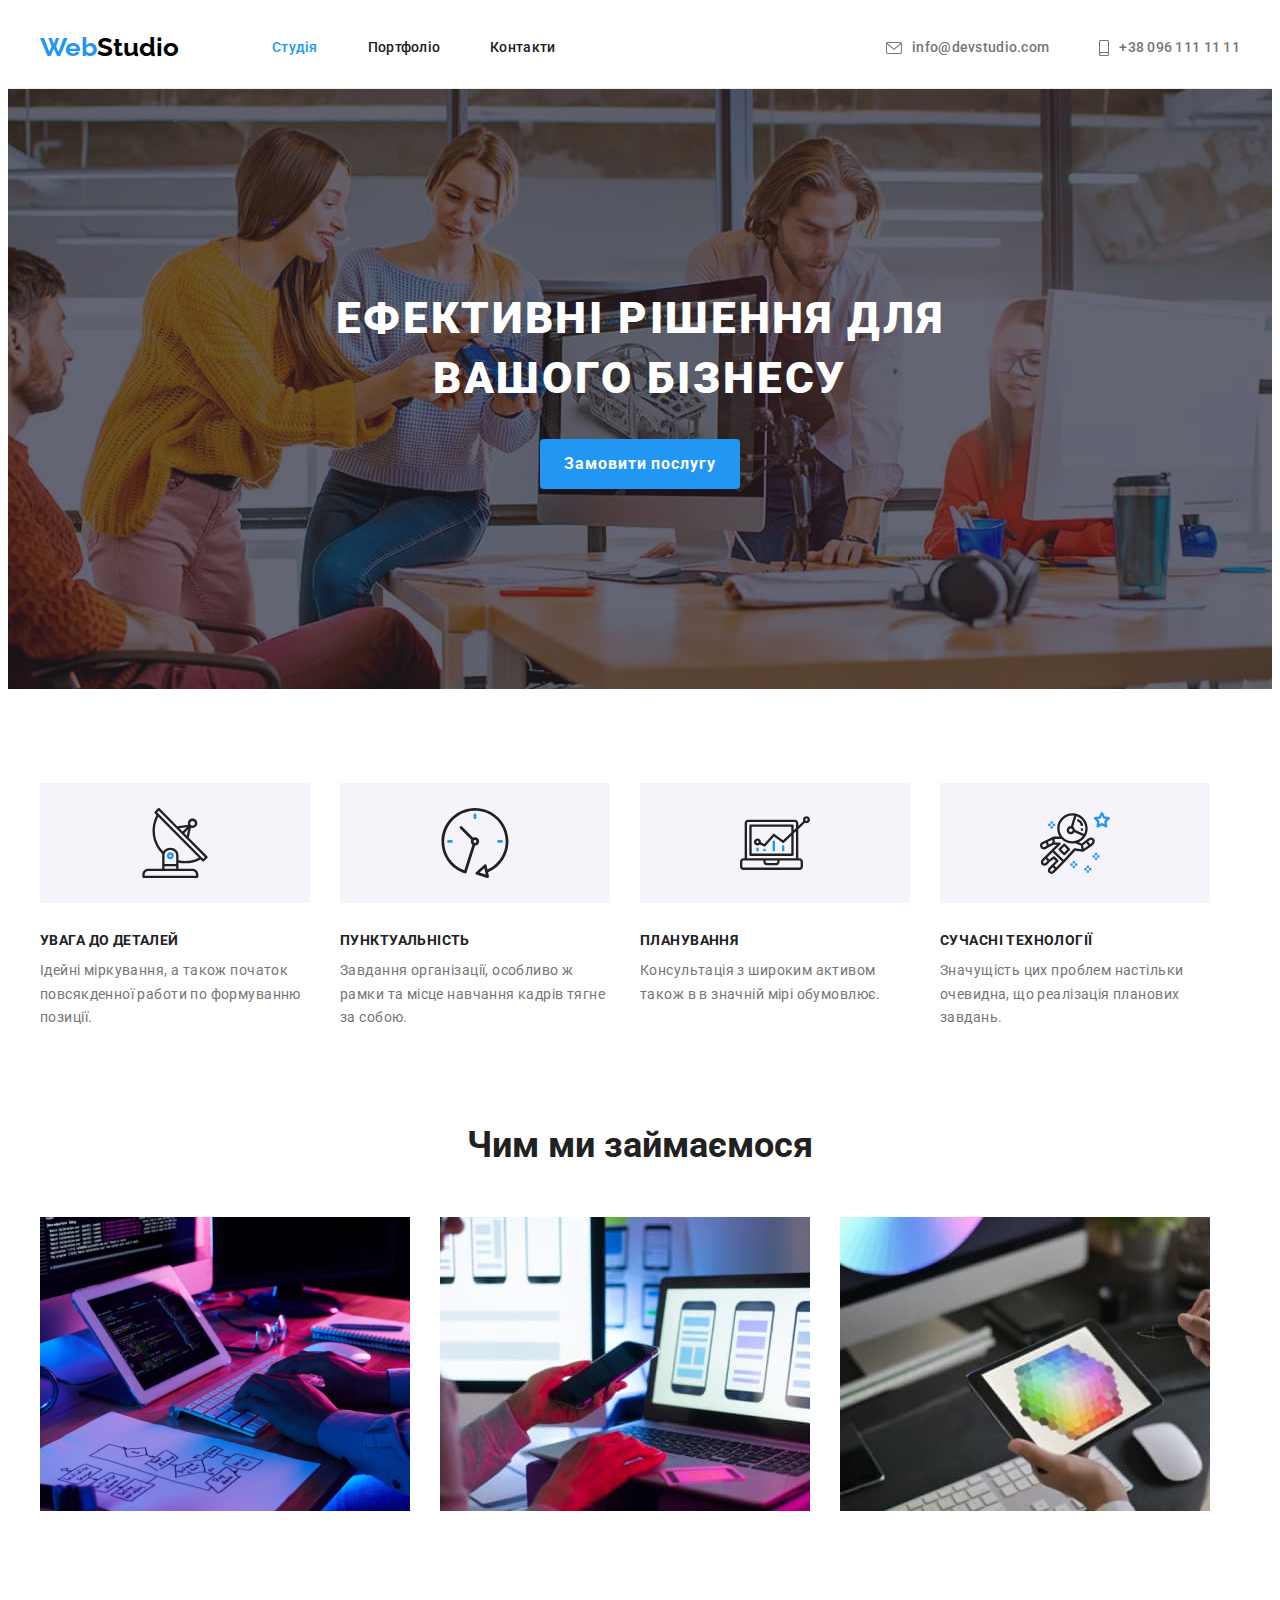
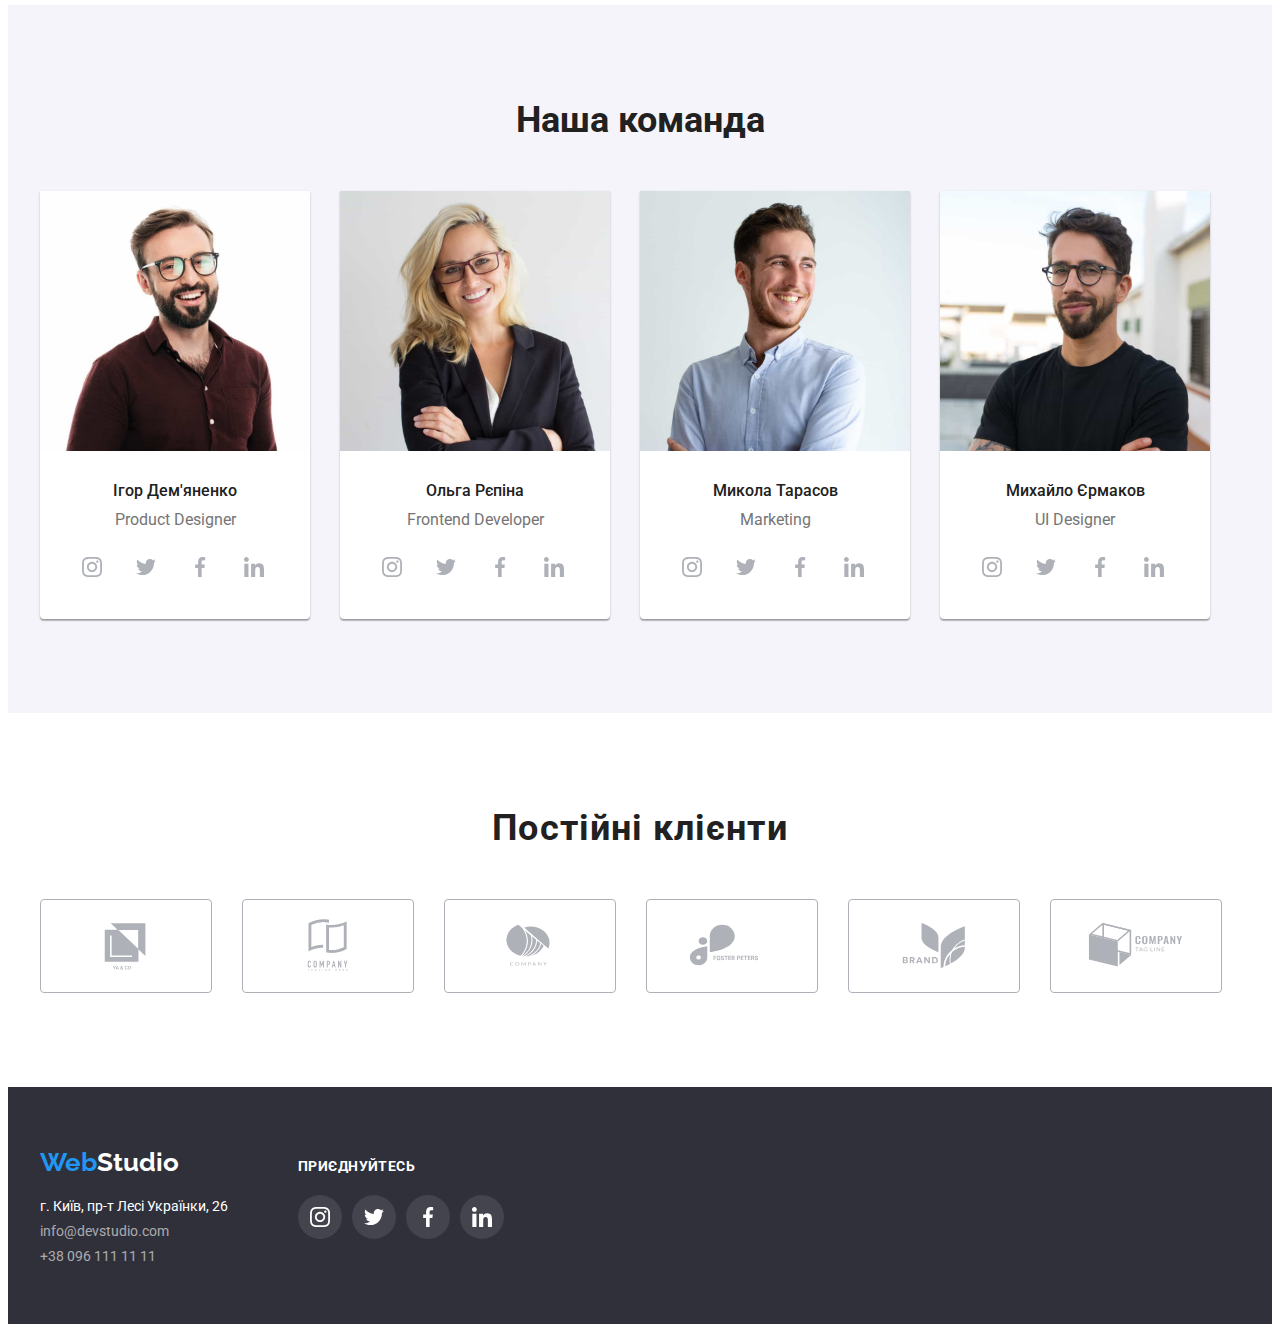
<file: index.html>
<!DOCTYPE html>
<html lang="ru">
  <head>
    <meta charset="UTF-8" />
    <meta http-equiv="X-UA-Compatible" content="IE=edge" />
    <meta name="viewport" content="width=device-width, initial-scale=1.0" />
    <title>WebStudio</title>
    <link rel="preconnect" href="https://fonts.googleapis.com" />
    <link rel="preconnect" href="https://fonts.gstatic.com" crossorigin />
    <link
      href="https://fonts.googleapis.com/css2?family=Raleway:wght@700&family=Roboto:wght@400;500;700;900&display=swap"
      rel="stylesheet"
    />
    <link
      rel="stylesheet"
      href="https://cdnjs.cloudflare.com/ajax/libs/modern-normalize/1.1.0/modern-normalize.min.css"
      integrity="sha512-wpPYUAdjBVSE4KJnH1VR1HeZfpl1ub8YT/NKx4PuQ5NmX2tKuGu6U/JRp5y+Y8XG2tV+wKQpNHVUX03MfMFn9Q=="
      crossorigin="anonymous"
      referrerpolicy="no-referrer"
    />
    <link rel="stylesheet" href="./css/styles.css" />
  </head>
  <body>
    <!-- Page header -->
    <header class="header">
      <div class="header-container">
        <a class="header_logo link logo" href="./index.html" lang="en">Web<span class="header-logo-text">Studio</span></a>
        <!-- Main navigation -->
        <nav> <!-- нав-панель -->
          <ul class="nostyle header-nav-list">
            <li class="header-nav-item"><a class="link header-contact-item-text accent" href="./index.html">Студія</a></li>
            <li class="header-nav-item"><a class="link header-contact-item-text" href="./portfolio.html">Портфоліо</a></li>
            <li class="header-nav-item"><a class="link header-contact-item-text" href="">Контакти</a></li>
          </ul>
        </nav>
        <ul class="header-contacts nostyle"> <!-- Посилання на контакти -->
          <li class="header-contact-item">
            <a class="link header-contact-item-text" href="mailto:info@devstudio.com" lang="en">
              <svg class="header-contacts-icon" width="16" height="12">
                <use href="./images/icons/header-icons-sprite.svg#icon-envelope"></use>
              </svg>
              info@devstudio.com
            </a>
          </li>
          <li class="header-contact-item">
            <a class="link header-contact-item-text" href="tel:+380961111111">
              <svg class="header-contacts-icon" width="10" height="16">
                <use href="./images/icons/header-icons-sprite.svg#icon-smartphone"></use>
              </svg>
              +38 096 111 11 11</a>
          </li>
        </ul>
      </div>
    </header>
    <main>
      <section class="hero">
        <div class="container">
          <h1 class="hero__main-text">Ефективні рішення для вашого бізнесу</h1>
          <button type="button" class="button hero-button">Замовити послугу</button>
        </div>
      </section>
      <section class="features section">
        <div class="container">
          <h2 class="visually-hidden">Чому ми?</h2>
          <ul class="nostyle features-list flex-box">
            <li class="features-list-item">
              <h3 class="features-list-item-header">Увага до деталей</h3>
              <p class="features-list-item-description">Ідейні міркування, а також початок повсякденної работи по формуванню позиції.</p>
            </li>
            <li class="features-list-item">
              <h3 class="features-list-item-header">Пунктуальність</h3>
              <p class="features-list-item-description">Завдання організації, особливо ж рамки та місце навчання кадрів тягне за собою.</p>
            </li>
            <li class="features-list-item">
              <h3 class="features-list-item-header">Планування</h3>
              <p class="features-list-item-description">Консультація з широким активом також в в значній мірі обумовлює.</p>
            </li>
            <li class="features-list-item">
              <h3 class="features-list-item-header">Сучасні технології</h3>
              <p class="features-list-item-description">Значущість цих проблем настільки очевидна, що реалізація планових завдань.</p>
            </li>
          </ul>
        </div>
      </section>
      <section class="about section"> <!-- done -->
        <div class="container">
          <h2 class="about-header">Чим ми займаємося</h2>
          <ul class="nostyle about-list flex-box">
            <li class="about-item"><img class="pict" src="./images/box1.jpg" alt="планшет з бездротовою клавіатурою" width="370" height="294"></li>
            <li class="about-item"><img class="pict" src="./images/box2.jpg" alt="Ноутбук та смартфон" width="370" height="294"></li>
            <li class="about-item"><img class="pict" src="./images/box3.jpg" alt="Процес вибору кольору" width="370" height="294"></li>
          </ul>
        </div>
      </section>
      <section class="team section">
        <div class="container">
          <h2 class="team-header">Наша команда</h2>
          <ul class="nostyle team-list"> <!-- Картки співробітників -->
            <li class="team-list-item">
              <img class="pict" src="./images/team/img1.jpg" alt="Product Designer" width="270" height="260">
              <div class="team-list-item-text">
                <h3 class="team-list-item-header">Ігор Дем'яненко</h3>
                <p class="team-list-item-descriptor" lang="en">Product Designer</p>
                <ul class="nostyle team-list-item-iconlist">
                  <li class="team-list-item-iconlist-item">
                    <a class="link social-link" href="">
                      <svg class="icons">
                        <use href="./images/icons/team-icons-sprite.svg#icon-insta"></use>
                      </svg>
                    </a>
                  </li>
                  <li class="team-list-item-iconlist-item">
                    <a class="link social-link" href="">
                      <svg class="icons">
                        <use href="./images/icons/team-icons-sprite.svg#icon-twit"></use>
                      </svg>
                    </a>
                  </li>
                  <li class="team-list-item-iconlist-item">
                    <a class="link social-link" href="">
                      <svg class="icons">
                        <use href="./images/icons/team-icons-sprite.svg#icon-fb"></use>
                      </svg>
                    </a>
                  </li>
                  <li class="team-list-item-iconlist-item">
                    <a class="link social-link" href="">
                      <svg class="icons">
                        <use href="./images/icons/team-icons-sprite.svg#icon-linkedin"></use>
                      </svg>
                    </a>
                  </li>
                </ul>
              </div>
            </li>
            <li class="team-list-item">
              <img class="pict" src="./images/team/img2.jpg" alt="Frontend Developer" width="270" height="260">
              <div class="team-list-item-text">
                <h3 class="team-list-item-header">Ольга Рєпіна</h3>
                <p class="team-list-item-descriptor" lang="en">Frontend Developer</p>
                <ul class="nostyle team-list-item-iconlist">
                  <li class="team-list-item-iconlist-item">
                    <a class="link social-link" href="">
                      <svg class="icons">
                        <use href="./images/icons/team-icons-sprite.svg#icon-insta"></use>
                      </svg>
                    </a>
                  </li>
                  <li class="team-list-item-iconlist-item">
                    <a class="link social-link" href="">
                      <svg class="icons">
                        <use href="./images/icons/team-icons-sprite.svg#icon-twit"></use>
                      </svg>
                    </a>
                  </li>
                  <li class="team-list-item-iconlist-item">
                    <a class="link social-link" href="">
                      <svg class="icons">
                        <use href="./images/icons/team-icons-sprite.svg#icon-fb"></use>
                      </svg>
                    </a>
                  </li>
                  <li class="team-list-item-iconlist-item">
                    <a class="link social-link" href="">
                      <svg class="icons">
                        <use href="./images/icons/team-icons-sprite.svg#icon-linkedin"></use>
                      </svg>
                    </a>
                  </li>
                </ul>
              </div>
            </li>
            <li class="team-list-item">
              <img class="pict" src="./images/team/img3.jpg" alt="Marketing" width="270" height="260">
              <div class="team-list-item-text">
                <h3 class="team-list-item-header">Микола Тарасов</h3>
                <p class="team-list-item-descriptor" lang="en">Marketing</p>
                <ul class="nostyle team-list-item-iconlist">
                  <li class="team-list-item-iconlist-item">
                    <a class="link social-link" href="">
                      <svg class="icons">
                        <use href="./images/icons/team-icons-sprite.svg#icon-insta"></use>
                      </svg>
                    </a>
                  </li>
                  <li class="team-list-item-iconlist-item">
                    <a class="link social-link" href="">
                      <svg class="icons">
                        <use href="./images/icons/team-icons-sprite.svg#icon-twit"></use>
                      </svg>
                    </a>
                  </li>
                  <li class="team-list-item-iconlist-item">
                    <a class="link social-link" href="">
                      <svg class="icons">
                        <use href="./images/icons/team-icons-sprite.svg#icon-fb"></use>
                      </svg>
                    </a>
                  </li>
                  <li class="team-list-item-iconlist-item">
                    <a class="link social-link" href="">
                      <svg class="icons">
                        <use href="./images/icons/team-icons-sprite.svg#icon-linkedin"></use>
                      </svg>
                    </a>
                  </li>
                </ul>
              </div>
            </li>
            <li class="team-list-item">
              <img class="pict" src="./images/team/img4.jpg" alt="UI Designer" width="270" height="260">
              <div class="team-list-item-text">
                <h3 class="team-list-item-header">Михайло Єрмаков</h3>
                <p class="team-list-item-descriptor" lang="en">UI Designer</p>
                <ul class="nostyle team-list-item-iconlist">
                  <li class="team-list-item-iconlist-item">
                    <a class="link social-link" href="">
                      <svg class="icons">
                        <use href="./images/icons/team-icons-sprite.svg#icon-insta"></use>
                      </svg>
                    </a>
                  </li>
                  <li class="team-list-item-iconlist-item">
                    <a class="link social-link" href="">
                      <svg class="icons">
                        <use href="./images/icons/team-icons-sprite.svg#icon-twit"></use>
                      </svg>
                    </a>
                  </li>
                  <li class="team-list-item-iconlist-item">
                    <a class="link social-link" href="">
                      <svg class="icons">
                        <use href="./images/icons/team-icons-sprite.svg#icon-fb"></use>
                      </svg>
                    </a>
                  </li>
                  <li class="team-list-item-iconlist-item">
                    <a class="link social-link" href="">
                      <svg class="icons">
                        <use href="./images/icons/team-icons-sprite.svg#icon-linkedin"></use>
                      </svg>
                    </a>
                  </li>
                </ul>
              </div>
            </li>
          </ul>
        </div>
      </section>
      <section class="clients section">
        <div class="container">
          <h2 class="clients-header">Постійні клієнти</h2>
          <ul class="clients-logo-list nostyle">
            <li class="clients-logo-item">
              <a class="clients-logo-item_place" href="">
                <svg class="clients-logo"><use href="./images/clients/clients-icon-sprite.svg#icon-yaco"></use></svg>
              </a>
            </li>
            <li class="clients-logo-item">
              <a class="clients-logo-item_place" href="">
                <svg class="clients-logo"><use href="./images/clients/clients-icon-sprite.svg#icon-tagline-here"></use></svg>
              </a>
            </li>
            <li class="clients-logo-item">
              <a class="clients-logo-item_place" href="">
                <svg class="clients-logo"><use href="./images/clients/clients-icon-sprite.svg#icon-company"></use></svg>
              </a>
            </li>
            <li class="clients-logo-item">
              <a class="clients-logo-item_place" href="">
                <svg class="clients-logo"><use href="./images/clients/clients-icon-sprite.svg#icon-foster-peters"></use></svg>
              </a>
            </li>
            <li class="clients-logo-item">
              <a class="clients-logo-item_place" href="">
                <svg class="clients-logo"><use href="./images/clients/clients-icon-sprite.svg#icon-brand"></use></svg>
              </a>
            </li>
            <li class="clients-logo-item">
              <a class="clients-logo-item_place" href="">
                <svg class="clients-logo"><use href="./images/clients/clients-icon-sprite.svg#icon-tagline"></use></svg>
              </a>
            </li>
          </ul>
        </div>
        
      </section>
    </main>
    <footer class="footer">
      <div class="container">
        <div class="footer-address">
          <a class="link logo" href="./index.html" lang="en">Web<span class="footer-logo-text">Studio</span></a>
          <address class="address_block nostyle">
            <ul class="footer-contacts-list nostyle">
              <li class="footer-text">г. Київ, пр-т Лесі Українки, 26</li>
              <li class="footer-contact"><a class="link" lang="en" href="mailto:info@devstudio.com">info@devstudio.com</a></li>
              <li class="footer-contact"><a class="link" href="tel:+380961111111">+38 096 111 11 11</a></li>
            </ul>
          </address>
        </div>
        <div class="footer-sociallink-block">
          <strong class="footer-sociallink-block-header">Приєднуйтесь</strong>
          <ul class="footer-sociallink-list nostyle">
            <li class="footer-iconplace">
              <a class="link footer-sociallink" href="" target="_blank" rel="noreferrer noopener">
                <svg class="icons footer-icons">
                  <use href="./images/icons/footer-icons-sprite.svg#icon-insta"></use>
                </svg>
              </a>
            </li>
            <li class="footer-iconplace">
              <a class="link footer-sociallink" href="" target="_blank" rel="noreferrer noopener">
                <svg class="icons footer-icons">
                  <use href="./images/icons/footer-icons-sprite.svg#icon-twit"></use>
                </svg>
              </a>
            </li>
            <li class="footer-iconplace">
              <a class="link footer-sociallink" href="" target="_blank" rel="noreferrer noopener">
                <svg class="icons footer-icons">
                  <use href="./images/icons/footer-icons-sprite.svg#icon-fb"></use>
                </svg>
              </a>
            </li>
            <li class="footer-iconplace">
              <a class="link footer-sociallink" href="" target="_blank" rel="noreferrer noopener">
                <svg class="icons footer-icons">
                  <use href="./images/icons/footer-icons-sprite.svg#icon-linkedin"></use>
                </svg>
              </a>
            </li>
          </ul>
        </div>
      </div>
    </footer>
  </body>
</html>
</file>
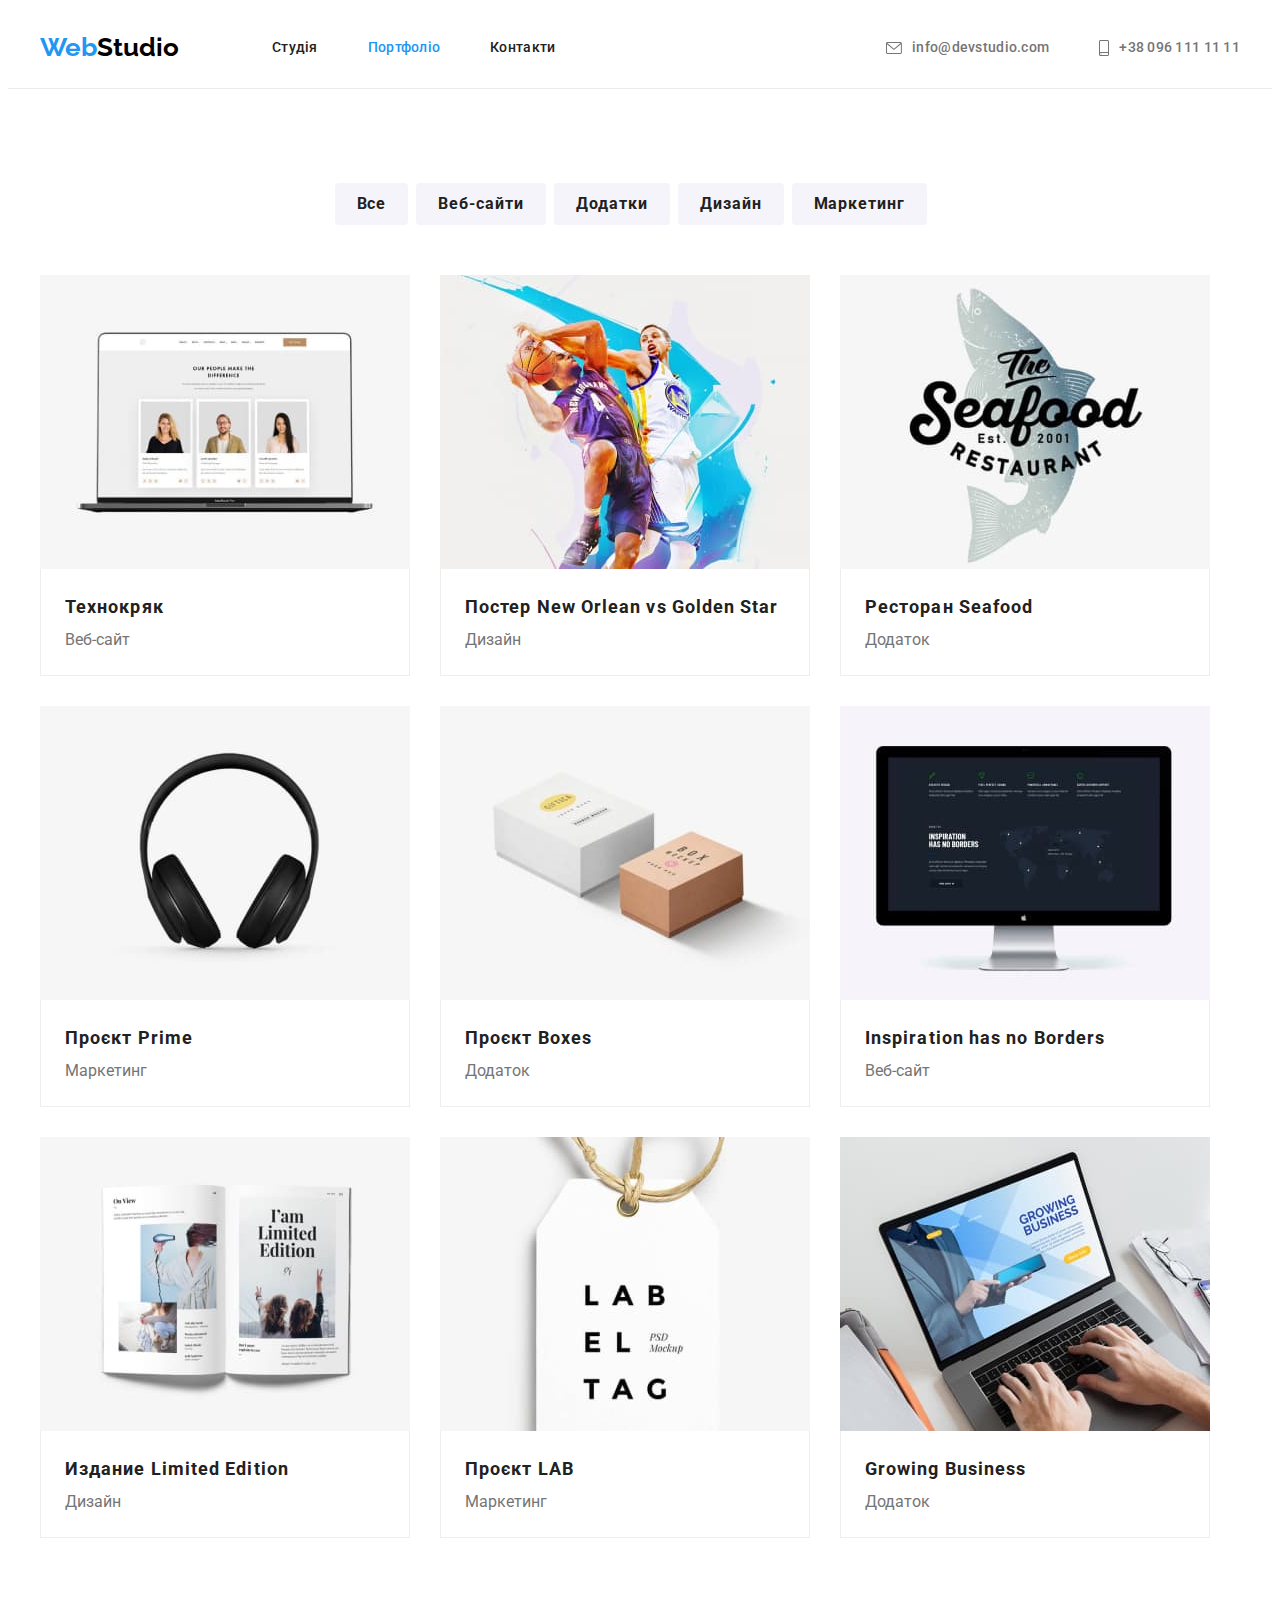
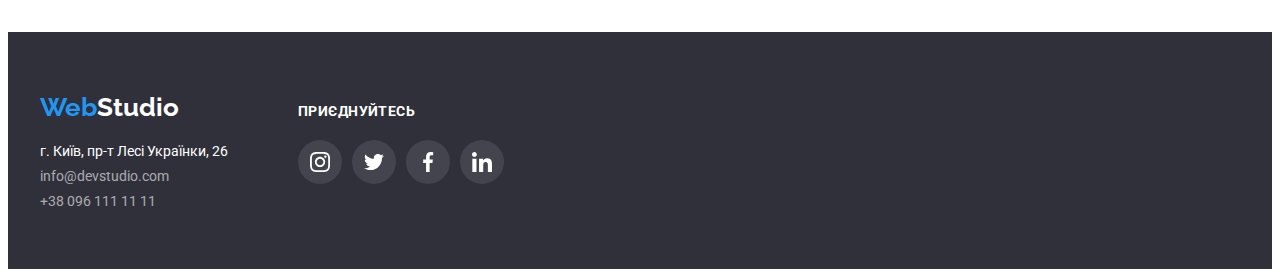
<file: portfolio.html>
<!DOCTYPE html>
<html lang="ru">
  <head>
    <meta charset="UTF-8" />
    <meta http-equiv="X-UA-Compatible" content="IE=edge" />
    <meta name="viewport" content="width=device-width, initial-scale=1.0" />
    <title>WebStudio</title>
    <link rel="preconnect" href="https://fonts.googleapis.com" />
    <link rel="preconnect" href="https://fonts.gstatic.com" crossorigin />
    <link
      href="https://fonts.googleapis.com/css2?family=Raleway:wght@700&family=Roboto:wght@400;500;700;900&display=swap"
      rel="stylesheet"
    />
    <link
      rel="stylesheet"
      href="https://cdnjs.cloudflare.com/ajax/libs/modern-normalize/1.1.0/modern-normalize.min.css"
      integrity="sha512-wpPYUAdjBVSE4KJnH1VR1HeZfpl1ub8YT/NKx4PuQ5NmX2tKuGu6U/JRp5y+Y8XG2tV+wKQpNHVUX03MfMFn9Q=="
      crossorigin="anonymous"
      referrerpolicy="no-referrer"
    />
    <link rel="stylesheet" href="./css/styles.css" />
  </head>
  <body>
    <!-- Page header -->
    <header class="header">
      <div class="header-container">
        <a class="header_logo link logo" href="./index.html" lang="en">Web<span class="header-logo-text">Studio</span></a>
        <!-- Main navigation -->
        <nav> <!-- нав-панель -->
          <ul class="nostyle header-nav-list">
            <li class="header-nav-item"><a class="link header-contact-item-text" href="./index.html">Студія</a></li>
            <li class="header-nav-item"><a class="link header-contact-item-text accent" href="./portfolio.html">Портфоліо</a></li>
            <li class="header-nav-item"><a class="link header-contact-item-text" href="">Контакти</a></li>
          </ul>
        </nav>
        <ul class="header-contacts nostyle"> <!-- Посилання на контакти -->
          <li class="header-contact-item">
            <a class="link header-contact-item-text" href="mailto:info@devstudio.com" lang="en">
              <svg class="header-contacts-icon" width="16" height="12">
                <use href="./images/icons/header-icons-sprite.svg#icon-envelope"></use>
              </svg>
              info@devstudio.com
            </a>
          </li>
          <li class="header-contact-item">
            <a class="link header-contact-item-text" href="tel:+380961111111">
              <svg class="header-contacts-icon" width="10" height="16">
                <use href="./images/icons/header-icons-sprite.svg#icon-smartphone"></use>
              </svg>
              +38 096 111 11 11</a>
          </li>
        </ul>
      </div>
    </header>
    <main>
      <section class="section">
        <div class="container">
          <h1 class="visually-hidden">Портфоліо</h1>
          <ul class="nostyle filter">
            <li class="filter-item"><button type="button" class="button filter-button">Все</button></li>
            <li class="filter-item"><button type="button" class="button filter-button">Веб-сайти</button></li>
            <li class="filter-item"><button type="button" class="button filter-button">Додатки</button></li>
            <li class="filter-item"><button type="button" class="button filter-button">Дизайн</button></li>
            <li class="filter-item"><button type="button" class="button filter-button">Маркетинг</button></li>
          </ul>
          <ul class="gallery nostyle flex-box">
            <li class="gallery-item_place">
              <a class="gallery-item link" href="" target="_blank" rel="norefferer noopener">
                <img class="pict" src="./images/gallery/img1.jpg" alt="Опис" width="370" height="294" />
                <div class="gallery-item-text">
                  <h2 class="gallery-item-header">Технокряк</h2>
                  <p class="gallery-item-description">Веб-сайт</p>
                </div>
              </a>
            </li>
            <li class="gallery-item_place">
              <a class="gallery-item link" href="" target="_blank" rel="norefferer noopener">
                <img class="pict" src="./images/gallery/img2.jpg" alt="Опис" width="370" height="294" />
                <div class="gallery-item-text">
                  <h2 class="gallery-item-header">Постер <span lang="en">New Orlean vs Golden Star</span></h2>
                  <p class="gallery-item-description">Дизайн</p>
                </div>
              </a>
            </li>
            <li class="gallery-item_place">
              <a class="gallery-item link" href="" target="_blank" rel="norefferer noopener">
                <img class="pict" src="./images/gallery/img3.jpg" alt="Опис" width="370" height="294" />
                <div class="gallery-item-text">
                  <h2 class="gallery-item-header">Ресторан <span lang="en">Seafood</span></h2>
                  <p class="gallery-item-description">Додаток</p>
                </div>
              </a>
            </li>          
            <li class="gallery-item_place">
              <a class="gallery-item link" href="" target="_blank" rel="norefferer noopener">
                <img class="pict" src="./images/gallery/img4.jpg" alt="Опис" width="370" height="294" />
                <div class="gallery-item-text">
                  <h2 class="gallery-item-header">Проєкт <span lang="en">Prime</span></h2>
                  <p class="gallery-item-description">Маркетинг</p>
                </div>
              </a>
            </li>
            <li class="gallery-item_place">
              <a class="gallery-item link" href="" target="_blank" rel="norefferer noopener">
                <img class="pict" src="./images/gallery/img5.jpg" alt="Опис" width="370" height="294" />
                <div class="gallery-item-text">
                  <h2 class="gallery-item-header">Проєкт <span lang="en">Boxes</span></h2>
                <p class="gallery-item-description">Додаток</p>
              </div>
            </a>
            </li>
            <li class="gallery-item_place">
              <a class="gallery-item link" href="" target="_blank" rel="norefferer noopener">
                <img class="pict" src="./images/gallery/img6.jpg" alt="Опис" width="370" height="294" />
                <div class="gallery-item-text">
                  <h2 class="gallery-item-header" lang="en">Inspiration has no Borders</h2>
                  <p class="gallery-item-description">Веб-сайт</p>
                </div>
              </a>
            </li>
            <li class="gallery-item_place">
              <a class="gallery-item link" href="" target="_blank" rel="norefferer noopener">
                <img class="pict" src="./images/gallery/img7.jpg" alt="Опис" width="370" height="294" />
                <div class="gallery-item-text">
                  <h2 class="gallery-item-header">Издание <span lang="en">Limited Edition</span></h2>
                  <p class="gallery-item-description">Дизайн</p>
                </div>
              </a>
            </li>
            <li class="gallery-item_place">
              <a class="gallery-item link" href="" target="_blank" rel="norefferer noopener">
                <img class="pict" src="./images/gallery/img8.jpg" alt="Опис" width="370" height="294" />
                <div class="gallery-item-text">
                  <h2 class="gallery-item-header">Проєкт <span lang="en">LAB</span></h2>
                  <p class="gallery-item-description">Маркетинг</p>
                </div>
              </a>
            </li>
            <li class="gallery-item_place">
              <a class="gallery-item link" href="" target="_blank" rel="norefferer noopener">
                <img class="pict" src="./images/gallery/img9.jpg" alt="Опис" width="370" height="294" />
                <div class="gallery-item-text">
                  <h2 class="gallery-item-header" lang="en">Growing Business</h2>
                  <p class="gallery-item-description">Додаток</p>
                </div>
              </a>
            </li>
          </ul>
        </div>
      </section>
    </main>
    <footer class="footer">
      <div class="container">
        <div class="footer-address">
          <a class="link logo" href="./index.html" lang="en">Web<span class="footer-logo-text">Studio</span></a>
          <address class="address_block nostyle">
            <ul class="footer-contacts-list nostyle">
              <li class="footer-text">г. Київ, пр-т Лесі Українки, 26</li>
              <li class="footer-contact"><a class="link" lang="en" href="mailto:info@devstudio.com">info@devstudio.com</a></li>
              <li class="footer-contact"><a class="link" href="tel:+380961111111">+38 096 111 11 11</a></li>
            </ul>
          </address>
        </div>
        <div class="footer-sociallink-block">
          <strong class="footer-sociallink-block-header">Приєднуйтесь</strong>
          <ul class="footer-sociallink-list nostyle">
            <li class="footer-iconplace">
              <a class="link footer-sociallink" href="" target="_blank" rel="noreferrer noopener">
                <svg class="icons footer-icons">
                  <use href="./images/icons/footer-icons-sprite.svg#icon-insta"></use>
                </svg>
              </a>
            </li>
            <li class="footer-iconplace">
              <a class="link footer-sociallink" href="" target="_blank" rel="noreferrer noopener">
                <svg class="icons footer-icons">
                  <use href="./images/icons/footer-icons-sprite.svg#icon-twit"></use>
                </svg>
              </a>
            </li>
            <li class="footer-iconplace">
              <a class="link footer-sociallink" href="" target="_blank" rel="noreferrer noopener">
                <svg class="icons footer-icons">
                  <use href="./images/icons/footer-icons-sprite.svg#icon-fb"></use>
                </svg>
              </a>
            </li>
            <li class="footer-iconplace">
              <a class="link footer-sociallink" href="" target="_blank" rel="noreferrer noopener">
                <svg class="icons footer-icons">
                  <use href="./images/icons/footer-icons-sprite.svg#icon-linkedin"></use>
                </svg>
              </a>
            </li>
          </ul>
        </div>
      </div>
    </footer>
  </body>
</html>
</file>
<file: css/styles.css>
:root {
  /* Text section */
  --FirstFont: 'Roboto', sans-serif;
  --SecondFont: 'Raleway', sans-serif;
  --MainFontSize: 14px;

  /* Color section */
  --MainColor: #212121;
  --FirstMainColor: #ffffff;
  --ButtonMainColor: #ffffff;
  --DescriptionColor: #757575;
  --AccentColor: #2196f3;
  --header-logo-TextColor: #000000;
  --HeaderBorderColor: #ececec;
  --BorderElement: #eeeeee;
  --MainBackgroundColor: #2f303a;
  --SecondBackgroundColor: #ffffff;
  --ContactColor: #757575;
  --NavTextColor: #212121;
  --TeamBackgroundColor: #f5f4fa;
  --footer-logo-TextColor: #ffffff;
  --button-BackgroundColor: #2196f3;
  --button-BackgroundColor-hover: #2f303a;
  --filter-button-BackgroundColor: #f5f4fa;
  --team-IconColor: #afb1b8;
  --GalleryItemColor: #212121;
  --future-BackgroundColor-beforeElenent: #f5f4fa;
  --clients-logoColor: #afb1b8;
}
body {
  font-family: var(--FirstFont);
  font-size: var(--MainFontSize); /*variable*/
  color: var(--MainColor);
  background-color: var(--SecondBackgroundColor);
}
/*#region Global */
*:focus {
  outline: transparent;
}
h1, h2, h3, h4, h5, h6, li, p {
  margin: 0;
}
.visually-hidden {
  position: absolute;
  white-space: nowrap;
  width: 1px;
  height: 1px;
  overflow: hidden;
  border: 0;
  padding: 0;
  clip: rect(0 0 0 0);
  clip-path: inset(50%);
  margin: -1px;
}
.nostyle {
  margin: 0;
  padding: 0;
  list-style: none;
  font-style: normal;
}
.link {
  color: inherit;
  text-decoration: none;
}
.link:hover,
.link:focus {
  color: var(--AccentColor);
}
.social-link {
  width: 44px;
  height: 44px;
  border-radius: 50%;
  display: flex;
  justify-content: center;
  align-items: center;
}
.social-link:hover .icons,
.social-link:focus .icons {
  fill: var(--FirstMainColor);
}
.social-link:hover,
.social-link:focus {
  background-color: var(--AccentColor);
}
.button {
  border: 0;
  border-radius: 4px;
  color: currentColor;
  font-family: var(--FirstFont);
  font-style: normal;
  font-weight: 700;
  font-size: 16px;
  line-height: 1.88;
  text-align: center;
  letter-spacing: 0.06em;
  cursor: pointer;
}
.button-selected {
  background-color: var(--button-BackgroundColor);
  color: var(--ButtonMainColor);
}
.button:hover,
.button:focus {
  color: var(--ButtonMainColor);
  background-color: var(--button-BackgroundColor);
}
.button:active {
  color: var(--ButtonMainColor);
  background-color: var(--button-BackgroundColor);
}
.pict {
  display: block;
  max-width: 100%;
  height: auto;
}
.icons {
  width: 20px;
  height: 20px;
  fill: var(--team-IconColor);
}
.icons:hover, .icons:focus {
  fill:var(--AccentColor);
}
.logo {
  display: block;
  font-family: var(--SecondFont);
  font-weight: 700;
  font-size: 26px;
  line-height: 1.19;
  color: var(--AccentColor);
}
.accent {
  color: var(--AccentColor);
}
.section {
  margin: 0;
  padding-top: 94px;
  padding-bottom: 94px;
}
.container {
  width: 1200px;
  margin-left: auto;
  margin-right: auto;
  padding-left: 15px;
  padding-right: 15px;
}
.flex-box {
  display: flex;
  flex-wrap: wrap;
  align-items: stretch;
}
/*#endregion Global*/

/*#region Specific */
.header .link:focus,
.footer .link:focus {
  text-decoration: underline;
}
/*#endregion Specific */


/*#region index*/

/*#region header section*/
.header {
  border-bottom: 1px solid var(--HeaderBorderColor);
}
.header-container {
  display: flex;
  width: 1200px;
  margin-left: auto;
  margin-right: auto;
  padding-left: 15px;
  padding-right: 15px;
  /*align-items: center;*/
}
.header-contacts-icon {
  margin-right: 10px;
  fill: var(--ContactColor);
}
.header-nav-list, .header-contacts {
  display: flex;
}
.header-nav-item-text,
.header-contact-item-text {
  display: inline-flex;
  padding-top: 32px;
  padding-bottom: 32px;
  font-weight: 500;
  line-height: 1.14;
  letter-spacing: 0.02em;
  align-items: center;
}
.header_logo {
  padding-top: 24px;
  padding-bottom: 25px;
}
.header-logo-text {
  color: var(--header-logo-TextColor);
}
.header-nav-list {
  margin-left: 93px;
}
.header-nav-item {
  margin-right: 50px;
  color: var(--NavTextColor);
}
.header-nav-item:last-child {
  margin-right: 0;
}
.header-contacts {
  margin-left: auto;
}
.header-contact-item {
  margin-right: 50px;
  color: var(--ContactColor);
}
.header-contact-item:last-child {
  margin-right: 0;
}
.header-contact-item-text:hover .header-contacts-icon,
.header-contact-item-text:focus .header-contacts-icon {
  fill: var(--AccentColor);
}
/*#endregion header section*/

/*#region hero section */
.hero {
  max-width: 1600px;
  margin-left: auto;
  margin-right: auto;
  padding-top: 200px;
  padding-bottom: 200px;
  text-align: center;
  background-image: linear-gradient(to right,rgba(47, 48, 58, 0.4),rgba(47, 48, 58, 0.4)), url("../images/hero/img.jpg");
  background-repeat: no-repeat;
  background-position: center;
  background-size: cover;
  background-color: var(--MainBackgroundColor);
  color: var(--FirstMainColor); 
}
.hero__main-text {
  width: 696px;
  margin-left: auto;
  margin-right: auto;
  margin-bottom: 30px;
  font-size: 44px;
  font-weight: 900;
  line-height: 1.36;
  letter-spacing: 0.06em;
  text-transform: uppercase;
}
.hero-button {
  width: 200px;
  height: 50px;
  color: var(--FirstMainColor);
  background-color: var(--button-BackgroundColor);
}
/*#endregion*/

/*#region features */
.features-list-item {
  width: 270px;
  margin-right: 30px;
}
.features-list-item:last-child {
  margin-right: 0;
}
.features-list-item::before {
  content: "";
  height: 120px;
  margin-bottom: 30px;
  display: block;
  background-color: var(--future-BackgroundColor-beforeElenent);
  background-position: center;
  background-size: 70px 70px;
  background-repeat: no-repeat;
}
.features-list-item:hover:before {
  background-color: var(--AccentColor);
}
.features-list-item:nth-child(1):before {
  background-image: url("../images/features/antenna.svg");
}
.features-list-item:nth-child(2):before {
  background-image: url("../images/features/clock.svg");
}
.features-list-item:nth-child(3):before {
  background-image: url("../images/features/diagram.svg");
}
.features-list-item:nth-child(4):before {
  background-image: url("../images/features/astronaut.svg");
}
.features-list-item-header {
  margin-bottom: 10px;
  font-size: 14px;
  font-weight: 700;
  line-height: 1.14;
  letter-spacing: 0.03em;
  text-transform: uppercase;
  color: var(--MainColor);
}
.features-list-item-description {
  font-weight: 400;
  line-height: 1.71;
  letter-spacing: 0.03em;
  color: var(--DescriptionColor);
}
/*#endregion*/

/*#region about */
.section.about {
  padding-top: 0px;
}
.about-header {
  margin-bottom: 50px;
  font-weight: 700;
  font-size: 36px;
  line-height: 1.17;
  text-align: center;
}
.about-list {
  /*margin-right: 30px;*/
}
.about-item {
  margin-right: 30px;
}
.about-item:last-child {
  margin-right: 0;
}
/*#endregion*/

/*#region team */
.team {
  padding-top: 94px;
  padding-bottom: 94px;
  background-color: var(--TeamBackgroundColor);
}
.team-header {
  margin-bottom: 50px;
  padding: 0;
  font-family: 'Roboto';
  font-weight: 700;
  font-size: 36px;
  line-height: 1.17;
  text-align: center;
}
.team-list {
  display: flex;
}
.team-list-item-text {
  padding: 30px;
}
.team-list-item {
  margin-right: 30px;
  background-color: var(--SecondBackgroundColor);
  padding: 0;
  box-shadow: 0px 1px 3px rgba(0, 0, 0, 0.12), 0px 1px 1px rgba(0, 0, 0, 0.14),
  0px 2px 1px rgba(0, 0, 0, 0.2);
  border-radius: 0px 0px 4px 4px;
}
.team-list-item:last-child {
  margin-right: 0;
}
.team-list-item-header {
  /*margin-top: 30px;*/
  margin-bottom: 10px;
  padding: 0;
  font-weight: 500;
  font-size: 16px;
  line-height: 1.19; /* identical to box height */
  text-align: center;
}
.team-list-item-descriptor {
  margin-bottom: 16px;
  padding: 0;
  font-weight: 400;
  font-size: 16px;
  line-height: 1.19; /* identical to box height */
  text-align: center;
  color: var(--DescriptionColor);
}
.team-list-item-iconlist {
  display: flex;
  justify-items: center;
  align-items: center;
}
.team-list-item-iconlist-item {
  margin-right: 10px;
}
.team-list-item-iconlist-item:last-child {
  margin-right: 0;
}
/*#endregion*/

/*#region clients*/
.clients-header {
  font-weight: 700;
  font-size: 36px;
  line-height: 42px;
  text-align: center;
  letter-spacing: 0.03em;
  margin-bottom: 50px;
}
.clients-logo {
  width: 106px;
  height: 60px;
  fill: var(--clients-logoColor);
}
.clients-logo-list {
  display: flex;
}
.clients-logo-item {
  margin-right: 30px;
}
.clients-logo-item_place {
  display: flex;
  justify-content: center;
  align-items: center;
  width: 170px;
  height: 92px;
  outline: transparent;
  border: 1px solid var(--clients-logoColor);
  border-radius: 4px;
}
.clients-logo-item:last-child {
  margin-right: 0;
}
.clients-logo-item_place:hover,
.clients-logo-item_place:focus {
  filter: drop-shadow(0px 4px 4px rgba(0, 0, 0, 0.25));
  border: 1px solid var(--AccentColor);
  box-shadow: 0px 4px 4px rgba(0, 0, 0, 0.25);
}
.clients-logo-item_place:hover .clients-logo,
.clients-logo-item_place:focus .clients-logo {
  fill: var(--AccentColor);
}
/*#endregion clients*/

/*#region footer */
.footer .container {
  display: flex;
  align-items: baseline;
}
.footer {
  padding: 60px 0px;
  color: var(--FirstMainColor);
  background-color: var(--MainBackgroundColor);
}
.footer-address {
  margin: 0;
  margin-right: 70px;
}
.footer-logo-text {
  color: var(--footer-logo-TextColor);
}
.footer-text {
  color: var(--FirstMainColor);
}
.address_block {
  margin-top: 20px;
}
.footer-contact {
  margin-top: 9px;
  color: rgba(255, 255, 255, 0.6);
}
.footer-sociallink-block {
}
.footer-sociallink-block-header {
  display: inline-block;
  margin-bottom: 20px;
  font-weight: 700;
  font-size: 14px;
  line-height: 1.14;
  letter-spacing: 0.03em;
  text-transform: uppercase;
}
.footer-sociallink-list {
  display: flex;
}
.footer-iconplace {
  margin-right: 10px;
}
.footer-sociallink {
  display: flex;
  justify-content: center;
  align-items: center;
  width: 44px;
  height: 44px;
  border-radius: 50%;
  background-color: #43444d;
}
.footer-sociallink:hover,
.footer-sociallink:focus {
  background-color: var(--AccentColor);
}
.footer-sociallink:hover .footer-icons,
.footer-sociallink:focus .footer-icons {
  fill: var(--FirstMainColor);
}
.footer-icons {
  fill:var(--FirstMainColor);
}
/*#endregion*/
/*#endregion index*/

/*------------------------------------------------*/
/*#region Portfolio */

/*#region filter*/
.filter {
  display: flex;
  width: 611px;
  margin-left: auto;
  margin-right: auto;
  margin-bottom: 50px;
  text-align: center;
}
.filter-button {
  padding: 6px 22px;
  background-color: var(--filter-button-BackgroundColor);
}
.filter-button:hover,
.filter-button:focus {
  box-shadow: 0px 3px 1px rgba(0, 0, 0, 0.1), 0px 1px 2px rgba(0, 0, 0, 0.08), 0px 2px 2px rgba(0, 0, 0, 0.12);
}
.filter-item {
  margin-right: 8px;
}
.filter-item:last-child {
  margin-right: 0;
}
/*#endregion filter*/

/*#region gallery-grid*/
.gallery {
}
.gallery-item_place {
  width: 370px;
  text-align: left;
  margin-top: 30px;
  margin-right: 30px;
  background-color: var(--SecondBackgroundColor);
}
.gallery-item_place:nth-child(3n) {
  margin-right: 0;
}
.gallery-item_place:nth-child(-n+3) {
  margin-top: 0;
}
.gallery-item {
  display: block;
}
.gallery-item:hover,
.gallery-item:focus {
  box-shadow: 0px 1px 1px rgba(0, 0, 0, 0.12), 0px 4px 4px rgba(0, 0, 0, 0.06), 1px 4px 6px rgba(0, 0, 0, 0.16);
}
.gallery-item-text {
  border-left: 1px solid var(--BorderElement);
  border-right: 1px solid var(--BorderElement);
  border-bottom: 1px solid var(--BorderElement);
  padding: 20px 24px;
}
.gallery-item-header {
  font-size: 18px;
  line-height: 2; /* identical to box height, or 200% */
  letter-spacing: 0.06em;
  color: var(--GalleryItemColor);
}
.gallery-item-description {
  font-size: 16px;
  line-height: 1.88; /* identical to box height, or 188% */
  color: var(--DescriptionColor);
}
/*#endregion gallery-grid*/

/*#endregion Portfolio*/
</file>
